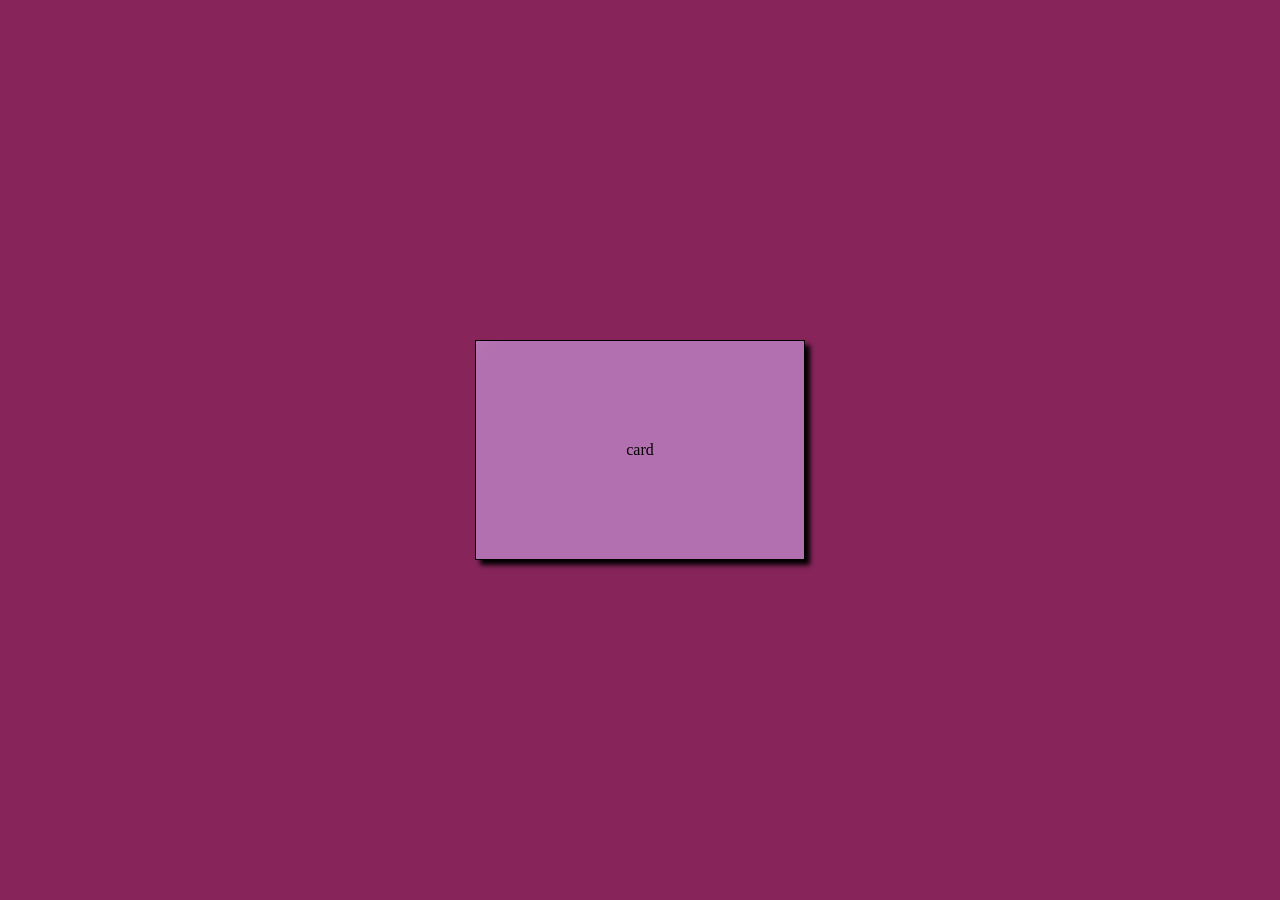
<file: hoverCard/index.html>
<!DOCTYPE html>
<html lang="en">
<head>
  <meta charset="UTF-8">
  <meta http-equiv="X-UA-Compatible" content="IE=edge">
  <meta name="viewport" content="width=device-width, initial-scale=1.0">
  <title>Document</title>
  <link rel="stylesheet" href="styles.css">
</head>
<body>
  <div>card</div>
</body>
</html>
</file>
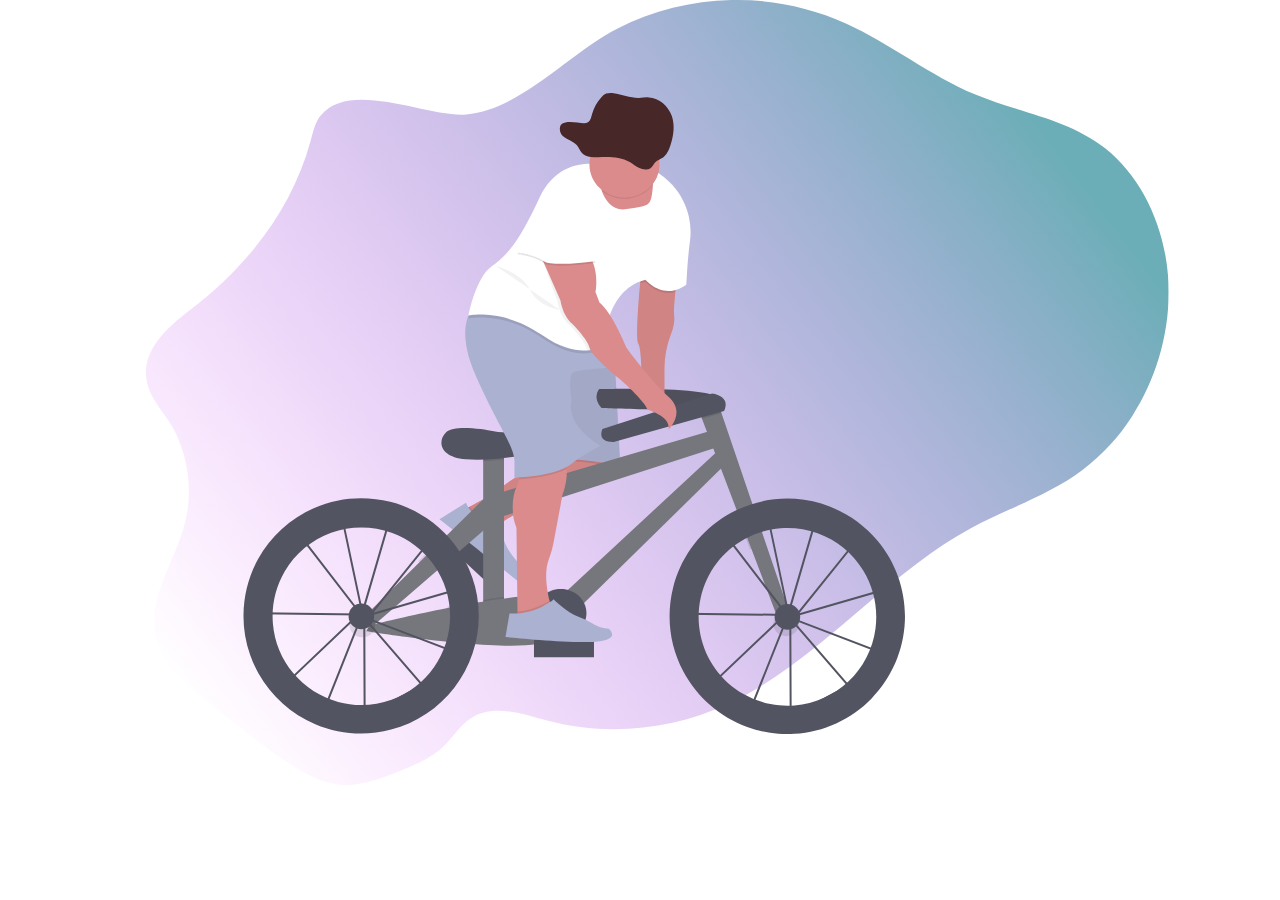
<file: animations/bike-guy/index.html>
<!DOCTYPE html>
<html lang="en">
  <head>
    <meta name="author" content="Nathan Le Master" />
    <title>Bike Guy</title>
    <link rel="stylesheet" href="style.css">
  </head>
  <body>
    <img src="guy-on-bike.svg" />
  </body>
</html>
</file>
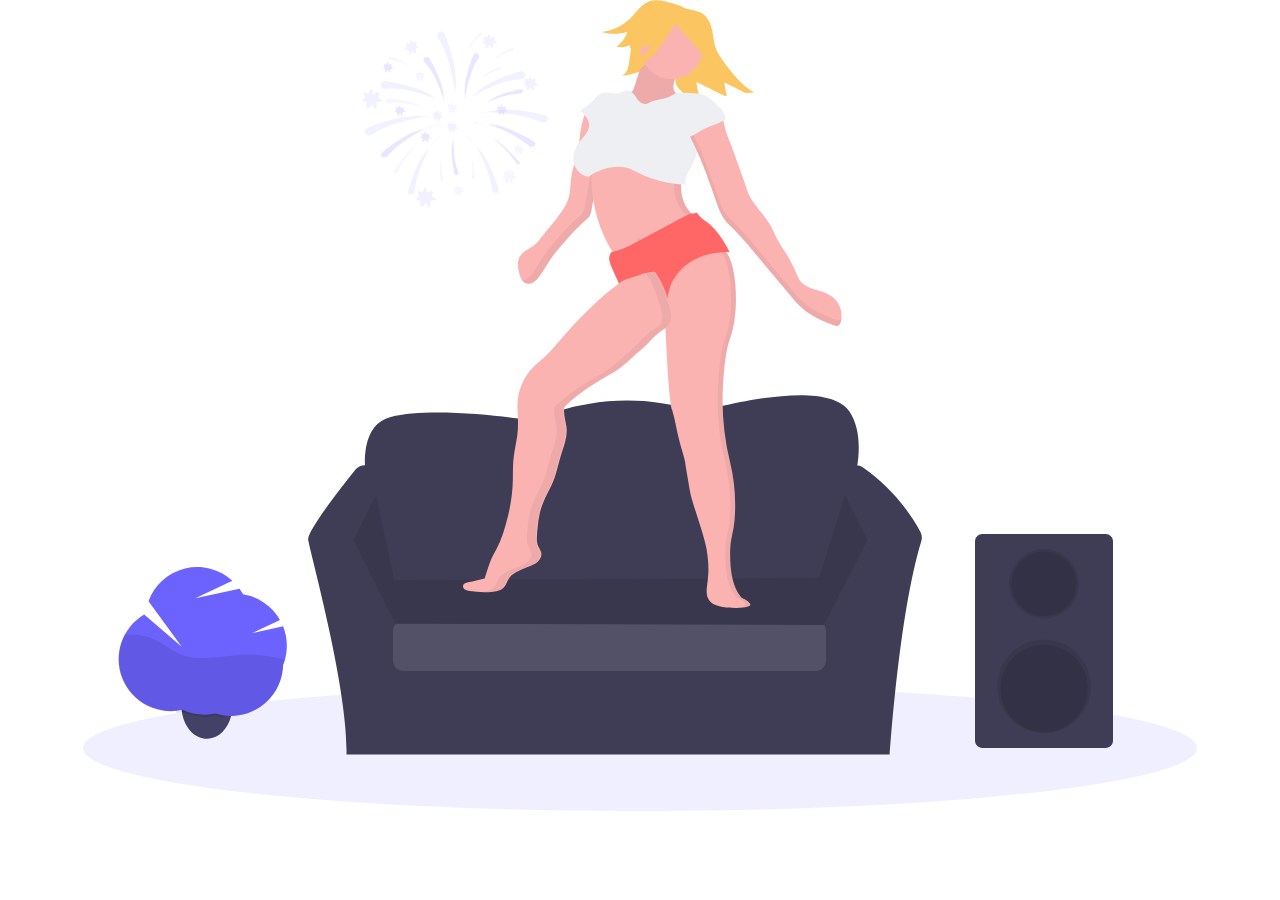
<file: animations/dancing-woman/index.html>
<!DOCTYPE html>
<html lang="en">
  <head>
    <meta name="author" content="Nathan Le Master" />
    <title>Dancing Woman</title>
    <link rel="stylesheet" href="styles.css" />
  </head>
  <body>
    <img src="DancingWoman.svg" />
  </body>
</html>
</file>
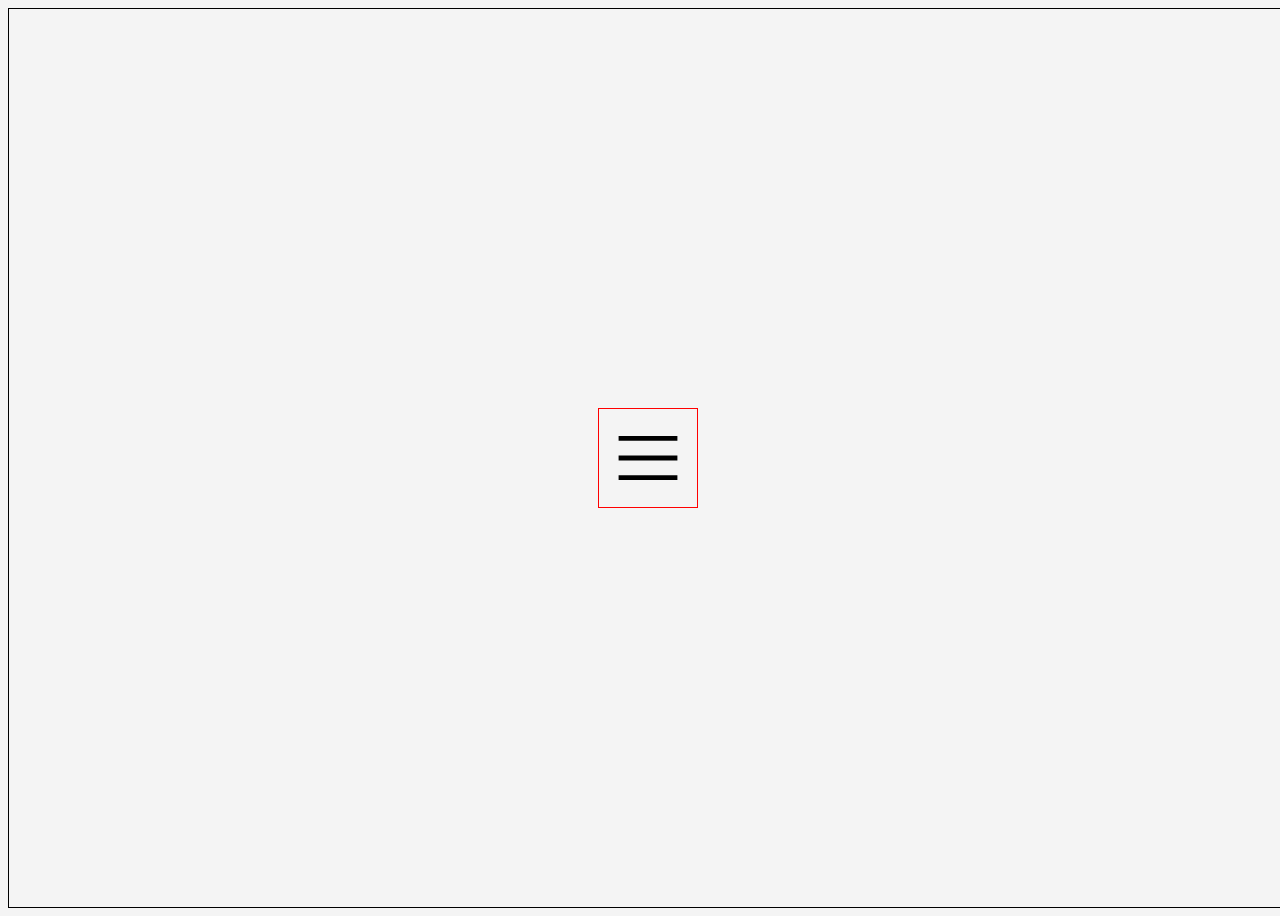
<file: animations/hamburger-menu/index.html>
<!DOCTYPE html>
<html lang="en">
  <head>
    <meta name="author" content="Nathan Le Master" />
    <title>Hamburglar Menu</title>
    <link rel="stylesheet" href="styles.css" />
  </head>
  <body>
    <main>
      <svg
        height="100px"
        viewbox="0 0 100 100"
        width="100px"
      >
        <g class="hamburger-menu" pointer-events="bounding-box">
          <line
            stroke="black"
            stroke-width="5"
            x1="20"
            x2="80"
            y1="30"
            y2="30"
          />
          <line
            stroke="black"
            stroke-width="5"
            x1="20"
            x2="80"
            y1="50"
            y2="50"
          />
          <line
            stroke="black"
            stroke-width="5"
            x1="20"
            x2="80"
            y1="70"
            y2="70"
          />
        </g>
      </svg>
    </main>
  </body>
</html>
</file>
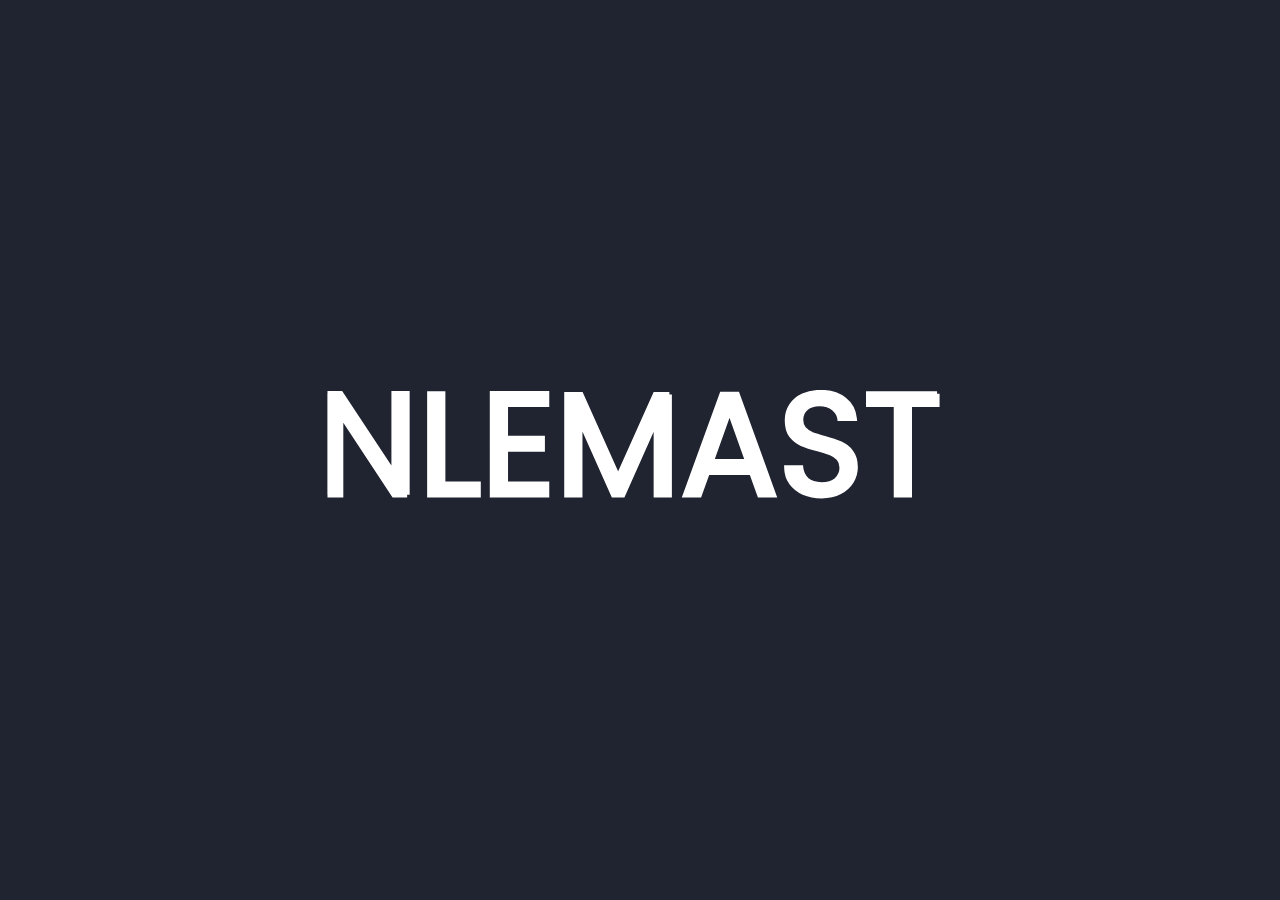
<file: animations/text-animation/index.html>
<!DOCTYPE html>
<html lang="en">
  <head>
    <title>Document</title>
    <link rel="stylesheet" href="styles.css" />
  </head>
  <body>
    <svg
      id="logo"
      width="625"
      height="120"
      viewBox="0 0 620 115"
      fill="none"
      xmlns="http://www.w3.org/2000/svg"
    >
      <path
        d="M79 102H65.896L13.192 22.08V102H0.0880127V1.488H13.192L65.896 81.264V1.488H79V102Z"
        stroke="white"
        stroke-width="5"
      />
      <path
        d="M114.442 91.344H149.578V102H101.338V1.632H114.442V91.344Z"
        stroke="white"
        stroke-width="5"
      />
      <path
        d="M176.598 12.288V45.84H213.174V56.64H176.598V91.2H217.494V102H163.494V1.488H217.494V12.288H176.598Z"
        stroke="white"
        stroke-width="5"
      />
      <path
        d="M339.13 2.352V102H326.026V27.696L292.906 102H283.69L250.426 27.552V102H237.322V2.352H251.434L288.298 84.72L325.162 2.352H339.13Z"
        stroke="white"
        stroke-width="5"
      />
      <path
        d="M420.682 79.68H376.906L368.842 102H355.018L391.306 2.208H406.426L442.57 102H428.746L420.682 79.68ZM416.938 69.024L398.794 18.336L380.65 69.024H416.938Z"
        stroke="white"
        stroke-width="5"
      />
      <path
        d="M490.209 103.008C483.585 103.008 477.633 101.856 472.353 99.552C467.169 97.152 463.089 93.888 460.113 89.76C457.137 85.536 455.601 80.688 455.505 75.216H469.473C469.953 79.92 471.873 83.904 475.233 87.168C478.689 90.336 483.681 91.92 490.209 91.92C496.449 91.92 501.345 90.384 504.897 87.312C508.545 84.144 510.369 80.112 510.369 75.216C510.369 71.376 509.313 68.256 507.201 65.856C505.089 63.456 502.449 61.632 499.281 60.384C496.113 59.136 491.841 57.792 486.465 56.352C479.841 54.624 474.513 52.896 470.481 51.168C466.545 49.44 463.137 46.752 460.257 43.104C457.473 39.36 456.081 34.368 456.081 28.128C456.081 22.656 457.473 17.808 460.257 13.584C463.041 9.36 466.929 6.09599 471.921 3.792C477.009 1.488 482.817 0.335999 489.345 0.335999C498.753 0.335999 506.433 2.688 512.385 7.392C518.433 12.096 521.841 18.336 522.609 26.112H508.209C507.729 22.272 505.713 18.912 502.161 16.032C498.609 13.056 493.905 11.568 488.049 11.568C482.577 11.568 478.113 13.008 474.657 15.888C471.201 18.672 469.473 22.608 469.473 27.696C469.473 31.344 470.481 34.32 472.497 36.624C474.609 38.928 477.153 40.704 480.129 41.952C483.201 43.104 487.473 44.448 492.945 45.984C499.569 47.808 504.897 49.632 508.929 51.456C512.961 53.184 516.417 55.92 519.297 59.664C522.177 63.312 523.617 68.304 523.617 74.64C523.617 79.536 522.321 84.144 519.729 88.464C517.137 92.784 513.297 96.288 508.209 98.976C503.121 101.664 497.121 103.008 490.209 103.008Z"
        stroke="white"
        stroke-width="5"
      />
      <path
        d="M604.677 1.632V12.288H577.317V102H564.213V12.288H536.708V1.632H604.677Z"
        stroke="white"
        stroke-width="5"
      />
    </svg>
  </body>
</html>
</file>
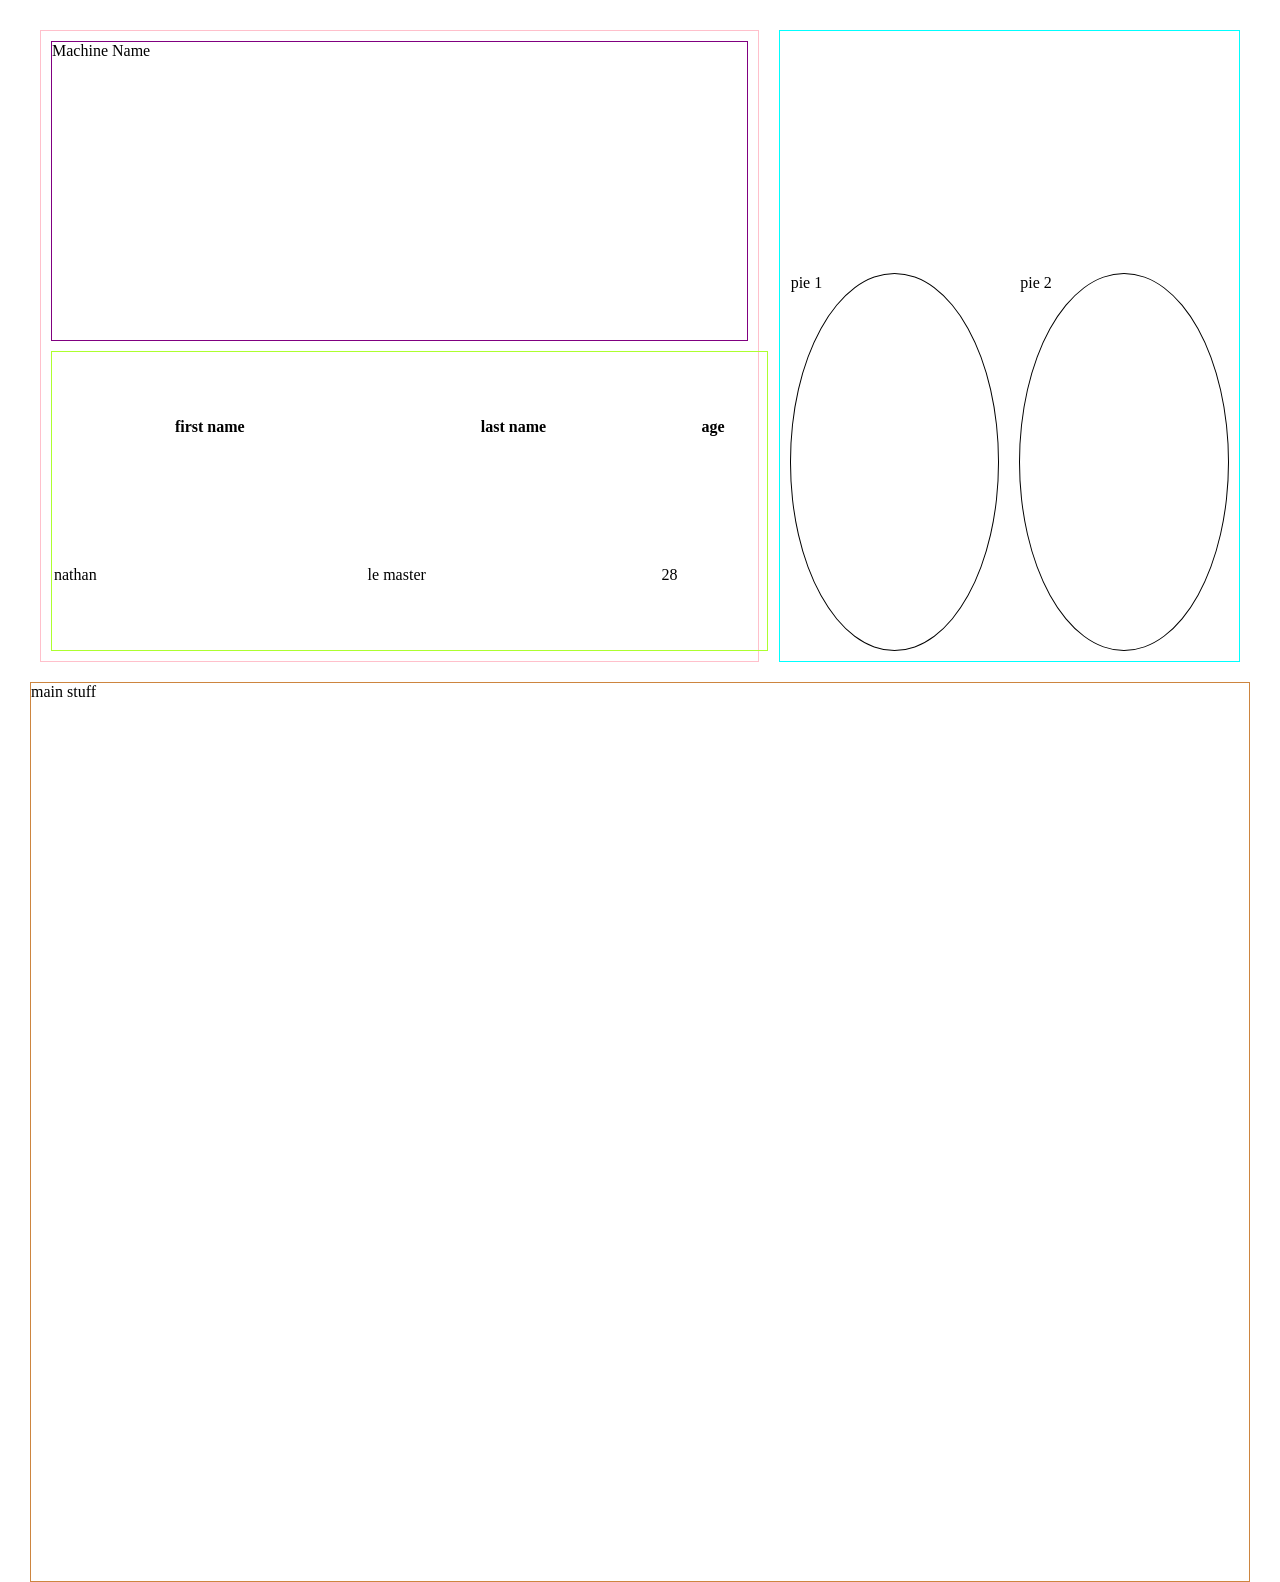
<file: layouts/flexbox-simple-layout/index.html>
<!DOCTYPE html>
<html lang="en">
  <head>
    <meta charset="UTF-8" />
    <meta http-equiv="X-UA-Compatible" content="IE=edge" />
    <meta name="viewport" content="width=device-width, initial-scale=1.0" />
    <title>flexbox simple grid</title>
    <link rel="stylesheet" href="styles.css" />
  </head>
  <body>
    <div id="asides-wrapper">
      <aside id="left-aside">
        <header>Machine Name</header>
        <table>
          <tr>
            <th>first name</th>
            <th>last name</th>
            <th>age</th>
          </tr>

          <tr>
            <td>nathan</td>
            <td>le master</td>
            <td>28</td>
          </tr>
        </table>
      </aside>

      <aside id="right-aside">
        <div id="pie-1">pie 1</div>
        <div id="pie-2">pie 2</div>
      </aside>
    </div>

    <main id="main">main stuff</main>
  </body>
</html>
</file>
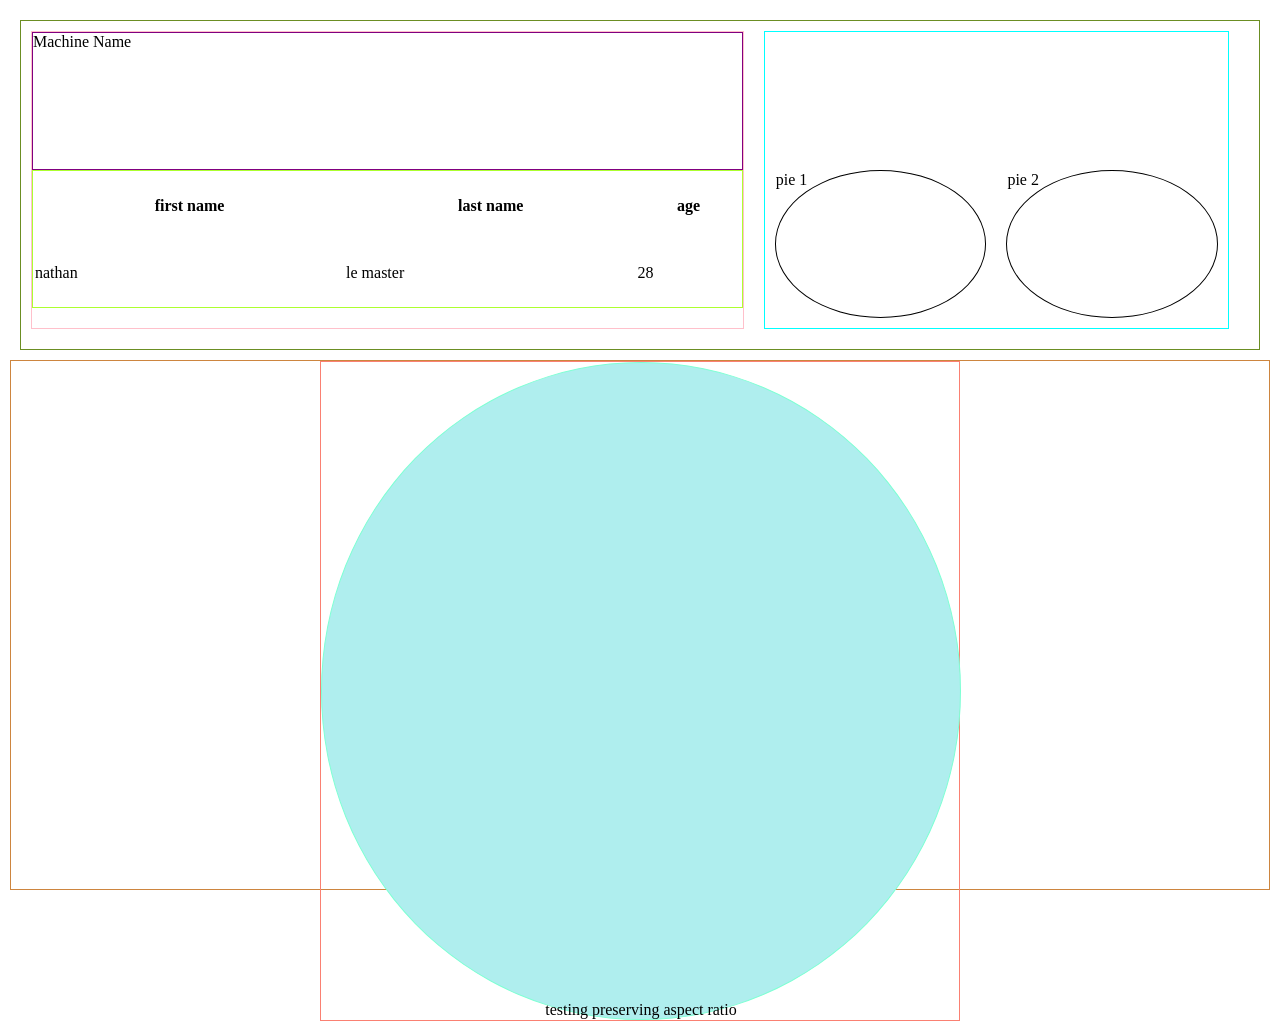
<file: layouts/grid-simple-layout/index.html>
<!DOCTYPE html>
<html lang="en">
  <head>
    <meta charset="UTF-8" />
    <meta http-equiv="X-UA-Compatible" content="IE=edge" />
    <meta name="viewport" content="width=device-width, initial-scale=1.0" />
    <title>flexbox simple grid</title>
    <link rel="stylesheet" href="styles.css" />
  </head>
  <body>
    <div id="asides-wrapper">
      <aside id="left-aside">
        <header>Machine Name</header>
        <table>
          <tr>
            <th>first name</th>
            <th>last name</th>
            <th>age</th>
          </tr>

          <tr>
            <td>nathan</td>
            <td>le master</td>
            <td>28</td>
          </tr>
        </table>
      </aside>

      <aside id="right-aside">
        <div class="pie-wrapper pie-wrapper-1">
          <div class="pie pie-1">pie 1</div>
        </div>
        <div class="pie-wrapper pie-wrapper-2">
          <div class="pie pie-2">pie 2</div>
        </div>
      </aside>
    </div>

    <main id="main">
      <div id="main-div-wrapper">
        <div id="main-div">testing preserving aspect ratio</div>
      </div>
    </main>
  </body>
</html>
</file>
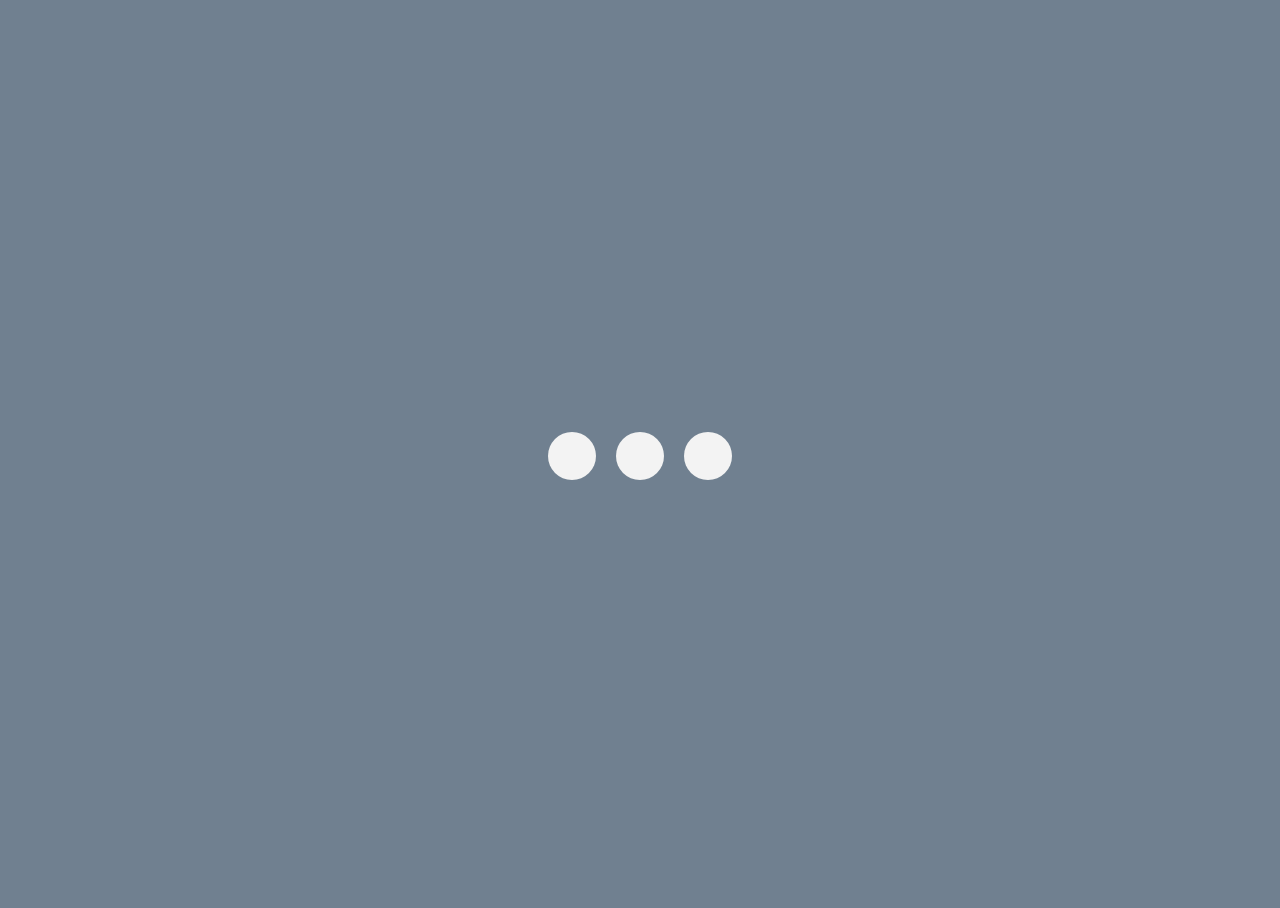
<file: loaders/triple-dot/index.html>
<!DOCTYPE html>
<html lang="en">
    <head>
		<title>Triple Dot</title>
		<link rel="stylesheet" href="./styles.css">
    </head>
    <body>
        <div class="triple-dot">
			<div class="dot dot-1"></div>
			<div class="dot dot-2"></div>
			<div class="dot dot-3"></div>
		</div>
    </body>
</html>
</file>
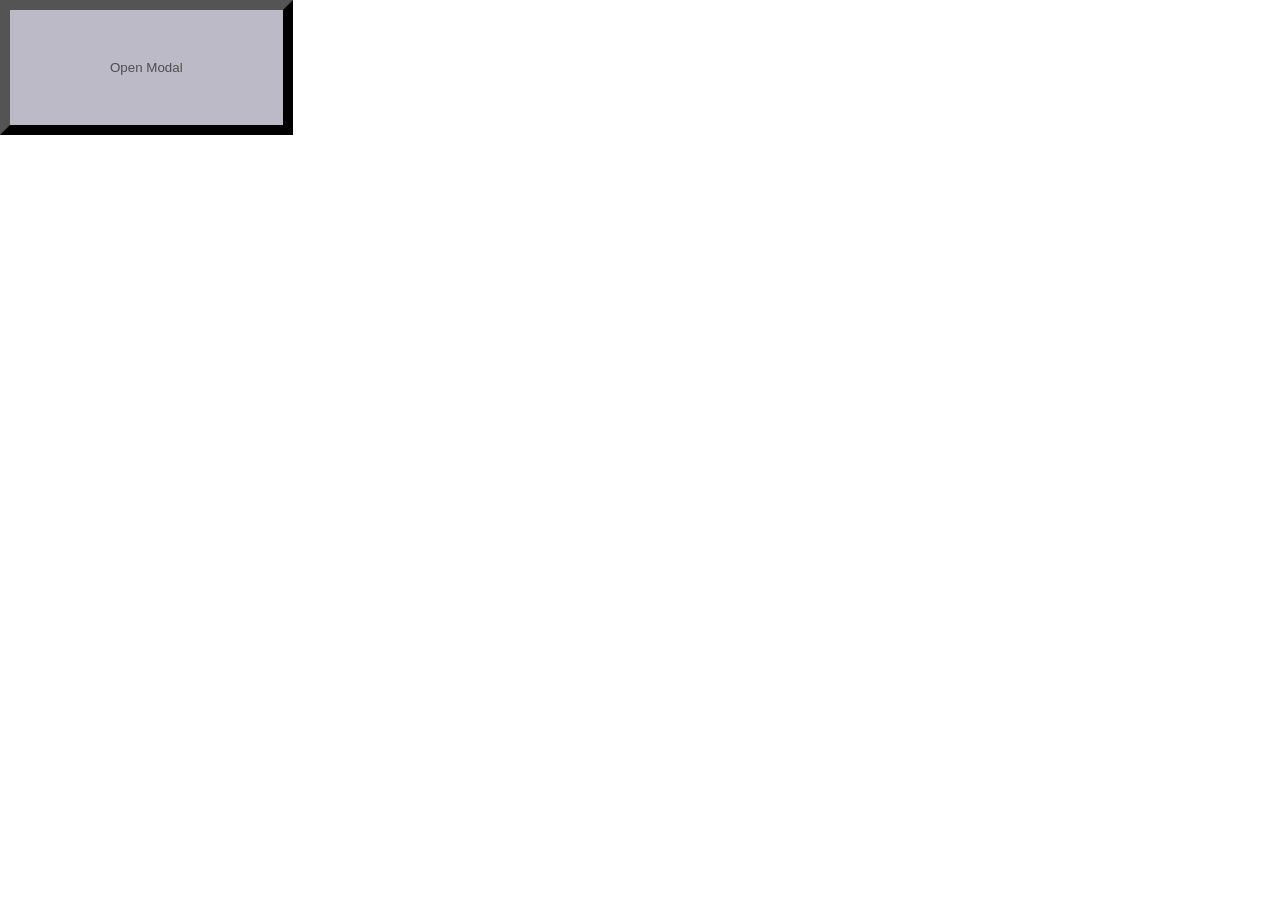
<file: modals/vanillaJS/index.html>
<!DOCTYPE html>
<html lang="en">
<head>
  <meta charset="UTF-8">
  <meta http-equiv="X-UA-Compatible" content="IE=edge">
  <meta name="viewport" content="width=device-width, initial-scale=1.0">
  <title>Simple Modal</title>
  <link rel="stylesheet" href="styles.css">
</head>
<body id="body">
  <div class="overlay hide"></div>
  <button class="open-modal-button">Open Modal</button>
  <div class="modal hide">the modal</div>
  <script src="index.js" />
</body>
</html>
</file>
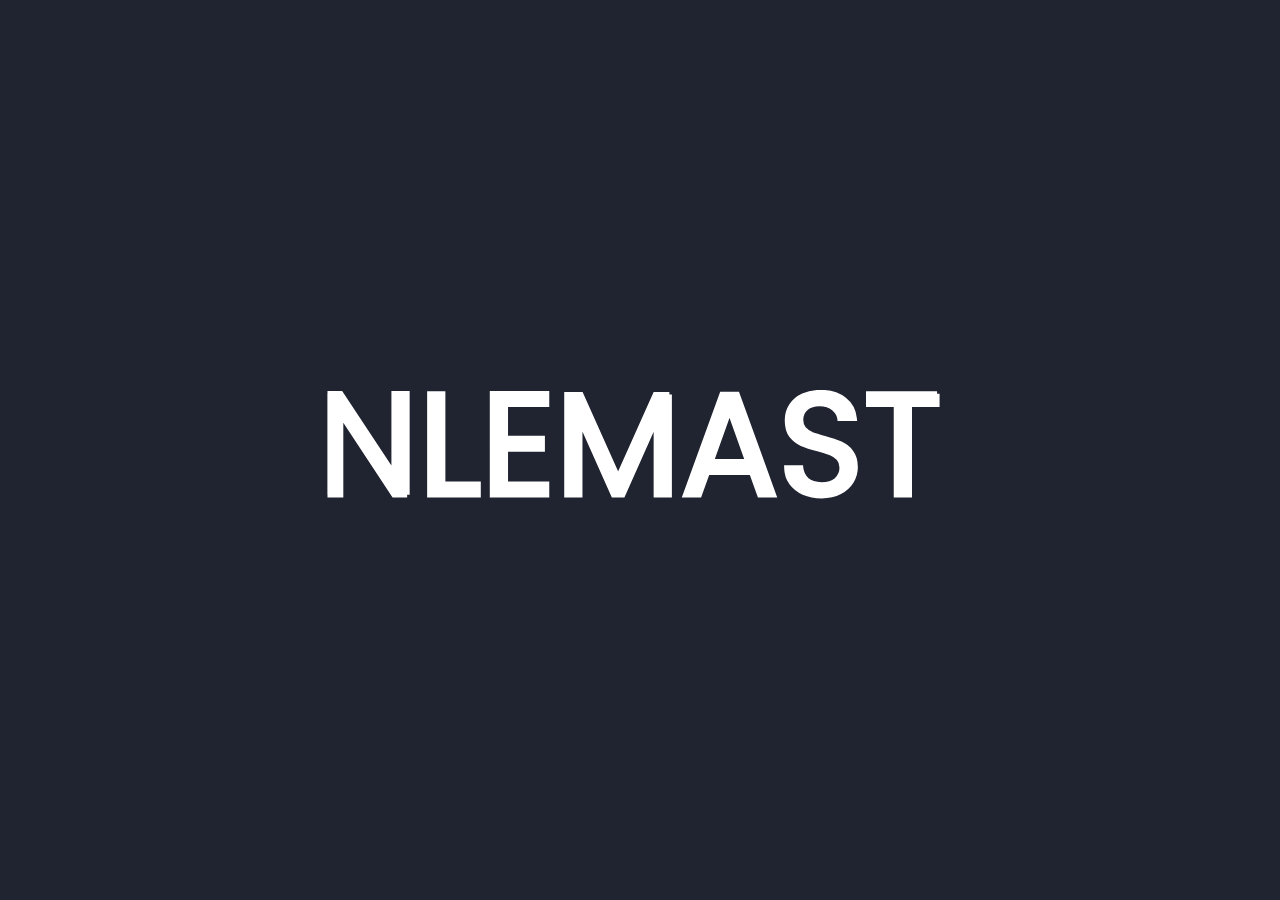
<file: svgs/text-animation/index.html>
<!DOCTYPE html>
<html lang="en">
  <head>
    <meta charset="UTF-8" />
    <meta name="viewport" content="width=device-width, initial-scale=1.0" />
    <title>Document</title>
    <link rel="stylesheet" href="styles.css" />
  </head>
  <body>
    <svg
      id="logo"
      width="625"
      height="120"
      viewBox="0 0 620 115"
      fill="none"
      xmlns="http://www.w3.org/2000/svg"
    >
      <path
        d="M79 102H65.896L13.192 22.08V102H0.0880127V1.488H13.192L65.896 81.264V1.488H79V102Z"
        stroke="white"
        stroke-width="5"
      />
      <path
        d="M114.442 91.344H149.578V102H101.338V1.632H114.442V91.344Z"
        stroke="white"
        stroke-width="5"
      />
      <path
        d="M176.598 12.288V45.84H213.174V56.64H176.598V91.2H217.494V102H163.494V1.488H217.494V12.288H176.598Z"
        stroke="white"
        stroke-width="5"
      />
      <path
        d="M339.13 2.352V102H326.026V27.696L292.906 102H283.69L250.426 27.552V102H237.322V2.352H251.434L288.298 84.72L325.162 2.352H339.13Z"
        stroke="white"
        stroke-width="5"
      />
      <path
        d="M420.682 79.68H376.906L368.842 102H355.018L391.306 2.208H406.426L442.57 102H428.746L420.682 79.68ZM416.938 69.024L398.794 18.336L380.65 69.024H416.938Z"
        stroke="white"
        stroke-width="5"
      />
      <path
        d="M490.209 103.008C483.585 103.008 477.633 101.856 472.353 99.552C467.169 97.152 463.089 93.888 460.113 89.76C457.137 85.536 455.601 80.688 455.505 75.216H469.473C469.953 79.92 471.873 83.904 475.233 87.168C478.689 90.336 483.681 91.92 490.209 91.92C496.449 91.92 501.345 90.384 504.897 87.312C508.545 84.144 510.369 80.112 510.369 75.216C510.369 71.376 509.313 68.256 507.201 65.856C505.089 63.456 502.449 61.632 499.281 60.384C496.113 59.136 491.841 57.792 486.465 56.352C479.841 54.624 474.513 52.896 470.481 51.168C466.545 49.44 463.137 46.752 460.257 43.104C457.473 39.36 456.081 34.368 456.081 28.128C456.081 22.656 457.473 17.808 460.257 13.584C463.041 9.36 466.929 6.09599 471.921 3.792C477.009 1.488 482.817 0.335999 489.345 0.335999C498.753 0.335999 506.433 2.688 512.385 7.392C518.433 12.096 521.841 18.336 522.609 26.112H508.209C507.729 22.272 505.713 18.912 502.161 16.032C498.609 13.056 493.905 11.568 488.049 11.568C482.577 11.568 478.113 13.008 474.657 15.888C471.201 18.672 469.473 22.608 469.473 27.696C469.473 31.344 470.481 34.32 472.497 36.624C474.609 38.928 477.153 40.704 480.129 41.952C483.201 43.104 487.473 44.448 492.945 45.984C499.569 47.808 504.897 49.632 508.929 51.456C512.961 53.184 516.417 55.92 519.297 59.664C522.177 63.312 523.617 68.304 523.617 74.64C523.617 79.536 522.321 84.144 519.729 88.464C517.137 92.784 513.297 96.288 508.209 98.976C503.121 101.664 497.121 103.008 490.209 103.008Z"
        stroke="white"
        stroke-width="5"
      />
      <path
        d="M604.677 1.632V12.288H577.317V102H564.213V12.288H536.708V1.632H604.677Z"
        stroke="white"
        stroke-width="5"
      />
    </svg>
  </body>
</html>
</file>
<file: hoverCard/styles.css>
* {
  box-sizing: border-box;
  margin: 0;
  padding: 0;
}

body {
  align-items: center;
  background-color: #87255B;
  display: flex;
  height: 100vh;
  justify-content: center;
}

div {
  background-color: #B370B0;
  border: 1px solid #000;
  box-shadow: 5px 5px 5px #000;
  padding: 100px 150px;
  position: relative;
  overflow: hidden;
}

div:hover {
  animation: card-hover 1s forwards ease-out;
  cursor: pointer;
}

@keyframes card-hover {
  from {}

  to {
    box-shadow: 15px 15px 15px 0 #000;
    transform: translate(-20px, -25px);
  }
}

div::after {
  background-image: linear-gradient(rgba(209, 200, 225, 0.1), rgba(209, 200, 225, 0.5));
  content: "";
  filter: blur(15px);
  height: 60px;
  left: -350px;
  position: absolute;
  top: 80px;
  transform: rotate(-50deg);
  width: 400px;
}

div:hover::after {
  animation: shine 1s forwards ease-out;
}

@keyframes shine {
  from {
    
  }

  to {
    /* opacity: 1; */
    transform: translateX(600px) rotate(-50deg);
  }
}
</file>
<file: animations/bike-guy/style.css>
* {
  box-sizing: border-box;
  margin: 0;
  padding: 0;
}

body {
  text-align: center;
}
</file>
<file: animations/dancing-woman/styles.css>
* {
  box-sizing: border-box;
  margin: 0;
  padding: 0;
}

body {
  text-align: center;
}

svg {
  margin-top: 10em;
}
</file>
<file: animations/hamburger-menu/styles.css>
* {
  box-sizing: border-box;
}

body {
  background-color: #f4f4f4f4;
  border: 1px solid black;
  height: 100vh;
  width: 100vw;
}

main {
  align-items: center;
  display: flex;
  justify-content: center;
  margin: 0px auto;
  width: 100%;
  height: 100%;
}

svg {
  border: 1px solid red;
}

.hamburger-menu {
  cursor: pointer;
}
</file>
<file: animations/text-animation/styles.css>
* {
  padding: 0;
  margin: 0;
  box-sizing: border-box;
}

body {
  background-color: #202330;
  height: 100vh;
  width: 100%;
}

#logo {
  animation: fill 0.5s ease forwards 3.5s;
  left: 50%;
  position: absolute;
  top: 50%;
  transform: translate(-50%, -50%);
}

#logo path:nth-child(1) {
  stroke-dasharray: 605;
  stroke-dashoffset: 605;
  animation: line-animate 2s ease forwards;
}

#logo path:nth-child(2) {
  stroke-dasharray: 298;
  stroke-dashoffset: 298;
  animation: line-animate 2s ease forwards 0.3s;
}

#logo path:nth-child(3) {
  stroke-dasharray: 464;
  stroke-dashoffset: 464;
  animation: line-animate 2s ease forwards 0.6s;
}

#logo path:nth-child(4) {
  stroke-dasharray: 755;
  stroke-dashoffset: 755;
  animation: line-animate 2s ease forwards 0.9s;
}

#logo path:nth-child(5) {
  stroke-dasharray: 491;
  stroke-dashoffset: 491;
  animation: line-animate 2s ease forwards 1.2s;
}

#logo path:nth-child(6) {  
  stroke-dasharray: 494;
  stroke-dashoffset: 494;
  animation: line-animate 2s ease forwards 1.5s;
}

#logo path:nth-child(7) {
  stroke-dasharray: 337;
  stroke-dashoffset: 337;
  animation: line-animate 2s ease forwards 1.8s;
}

@keyframes line-animate {
  to {
    stroke-dashoffset: 0;
  }
}

@keyframes fill {
  from {
    fill: transparent;
  }

  to {
    fill:white;
  }
}
</file>
<file: layouts/flexbox-simple-layout/styles.css>
* {
  box-sizing: border-box;
  margin: 10px;
  padding: 0;
}

body {
  height: 100vh;
}

#asides-wrapper {
  display: flex;
}

#left-aside {
  border: 1px solid pink;
  flex-grow: 1.5;
}

#right-aside {
  border: 1px solid cyan;
  /* width: 30%; */
  display: flex;
  justify-content: center;
  align-items: flex-end;
  flex-grow: 1;
}

#right-aside div {
  height: 60%;
  border: 1px solid black;
  border-radius: 50%;
  flex-grow: 1;
}

header {
  border: 1px solid purple;
  height: 300px;
}

table {
  border: 1px solid greenyellow;
  height: 300px;
  width: 100%;
}

main {
  border: 1px solid peru;
  height: 100%;
}
</file>
<file: layouts/grid-simple-layout/styles.css>
* {
  box-sizing: border-box;
  margin: 0;
  padding: 0;
}

body {
  display: grid;
  height: 100vh;
  grid-template-rows: calc(40% - 10px) calc(60% - 10px);
  margin: 10px;
}

#asides-wrapper {
  border: 1px solid olivedrab;
  display: grid;
  grid-template-columns: calc(60% - 10px) calc(40% - 10px);
  grid-template-rows: calc(100% - 10px);
  margin: 10px;
}

#left-aside,
#right-aside {
  margin: 10px;
}

#left-aside {
  border: 1px solid pink;
  display: grid;
  grid-template-rows: calc(50% - 10px) calc(50% - 10px);
}

#right-aside {
  align-items: flex-end;
  border: 1px solid cyan;
  display: grid;
  grid-template-rows: repeat(2, 50%);
  grid-template-columns: repeat(2, 50%);
}

.pie-wrapper {
  width: 100% - 10px;
  height: 100%;
  margin: 10px;
  grid-row-start: 2;
}

.pie {
  border: 1px solid black;
  border-radius: 50%;
  width: 100%;
  height: 100%;
}

header {
  border: 1px solid purple;
}

table {
  border: 1px solid greenyellow;
}

main {
  border: 1px solid peru;
}

#main-div-wrapper {
  align-items: center;
  border: 1px solid salmon;
  display: grid;
  grid-template-columns: 1fr;
  grid-template-rows: 1fr;
  margin: 0 auto;
  width: 50vw;
}

#main-div {
  background-color: paleturquoise;
  border: 1px solid aquamarine;
  border-radius: 50%;
  justify-self: center;
  text-align: center;
  width: 50vw;
}

#main-div::before {
  content: '';
  display: block;
  padding-bottom: 100%;
}
</file>
<file: loaders/triple-dot/styles.css>
html {
    background-color: slategray;
    height: 100vh;
}

body {
    align-items: center;
    display: flex;
    height: 100%;
    justify-content: center;
}

.dot {
    background-color: #f3f3f3;
    border-radius: 50%;
    display: inline-block;
    height: 3em;
    margin: 0 0.5em;
    width: 3em;
}

.dot-1 {
	animation: dot-1-lighten 1.25s infinite ease;
}

.dot-2 {
	animation: dot-2-lighten 1.25s infinite ease;
}

.dot-3 {
	animation: dot-3-lighten 1.25s infinite ease;
}

@keyframes dot-1-lighten {
    0%,
    100% {
        opacity: 0.33;
	}

	33% {
		opacity: 0.66;
	}

	66% {
		opacity: 0.99;
	}
}

@keyframes dot-2-lighten {
    0%,
    100% {
        opacity: 0.66;
	}

	33% {
		opacity: 0.99;
	}

	66% {
		opacity: 0.33;
	}
}

@keyframes dot-3-lighten {
    0%,
    100% {
        opacity: 0.99;
	}

	33% {
		opacity: 0.33;
	}

	66% {
		opacity: 0.66.
	}
}
</file>
<file: modals/vanillaJS/styles.css>
* {
  box-sizing: border-box;
  margin: 0;
  padding: 0;
}

body {
  height: 100vh;
}

.overlay {
  background-color: purple;
  height: 100%;
  opacity: 0.1;
  position: absolute;
  width: 100%;
  z-index: 100;
}

.open-modal-button {
  background-color: #BBBAC6;
  border-style: outset;
  border-width: 10px;
  color: #4f4f4f;
  cursor: pointer;
  padding: 50px 100px;
}

.open-modal-button:hover {
  border-style: inset;
}

.hide {
  display: none;
  opacity: 0;
}

.modal {
  background-color: red;
  height: 500px;
  left: 50%;
  position: absolute;
  top: 50%;
  transform: translate(-50%, -50%);
  width: 500px;
  z-index: 200;
}
</file>
<file: svgs/text-animation/styles.css>
* {
  padding: 0;
  margin: 0;
  box-sizing: border-box;
}

body {
  background-color: #202330;
  height: 100vh;
  width: 100%;
}

#logo {
  animation: fill 0.5s ease forwards 3.5s;
  left: 50%;
  position: absolute;
  top: 50%;
  transform: translate(-50%, -50%);
}

#logo path:nth-child(1) {
  stroke-dasharray: 605;
  stroke-dashoffset: 605;
  animation: line-animate 2s ease forwards;
}

#logo path:nth-child(2) {
  stroke-dasharray: 298;
  stroke-dashoffset: 298;
  animation: line-animate 2s ease forwards 0.3s;
}

#logo path:nth-child(3) {
  stroke-dasharray: 464;
  stroke-dashoffset: 464;
  animation: line-animate 2s ease forwards 0.6s;
}

#logo path:nth-child(4) {
  stroke-dasharray: 755;
  stroke-dashoffset: 755;
  animation: line-animate 2s ease forwards 0.9s;
}

#logo path:nth-child(5) {
  stroke-dasharray: 491;
  stroke-dashoffset: 491;
  animation: line-animate 2s ease forwards 1.2s;
}

#logo path:nth-child(6) {  
  stroke-dasharray: 494;
  stroke-dashoffset: 494;
  animation: line-animate 2s ease forwards 1.5s;
}

#logo path:nth-child(7) {
  stroke-dasharray: 337;
  stroke-dashoffset: 337;
  animation: line-animate 2s ease forwards 1.8s;
}

@keyframes line-animate {
  to {
    stroke-dashoffset: 0;
  }
}

@keyframes fill {
  from {
    fill: transparent;
  }

  to {
    fill:white;
  }
}
</file>
